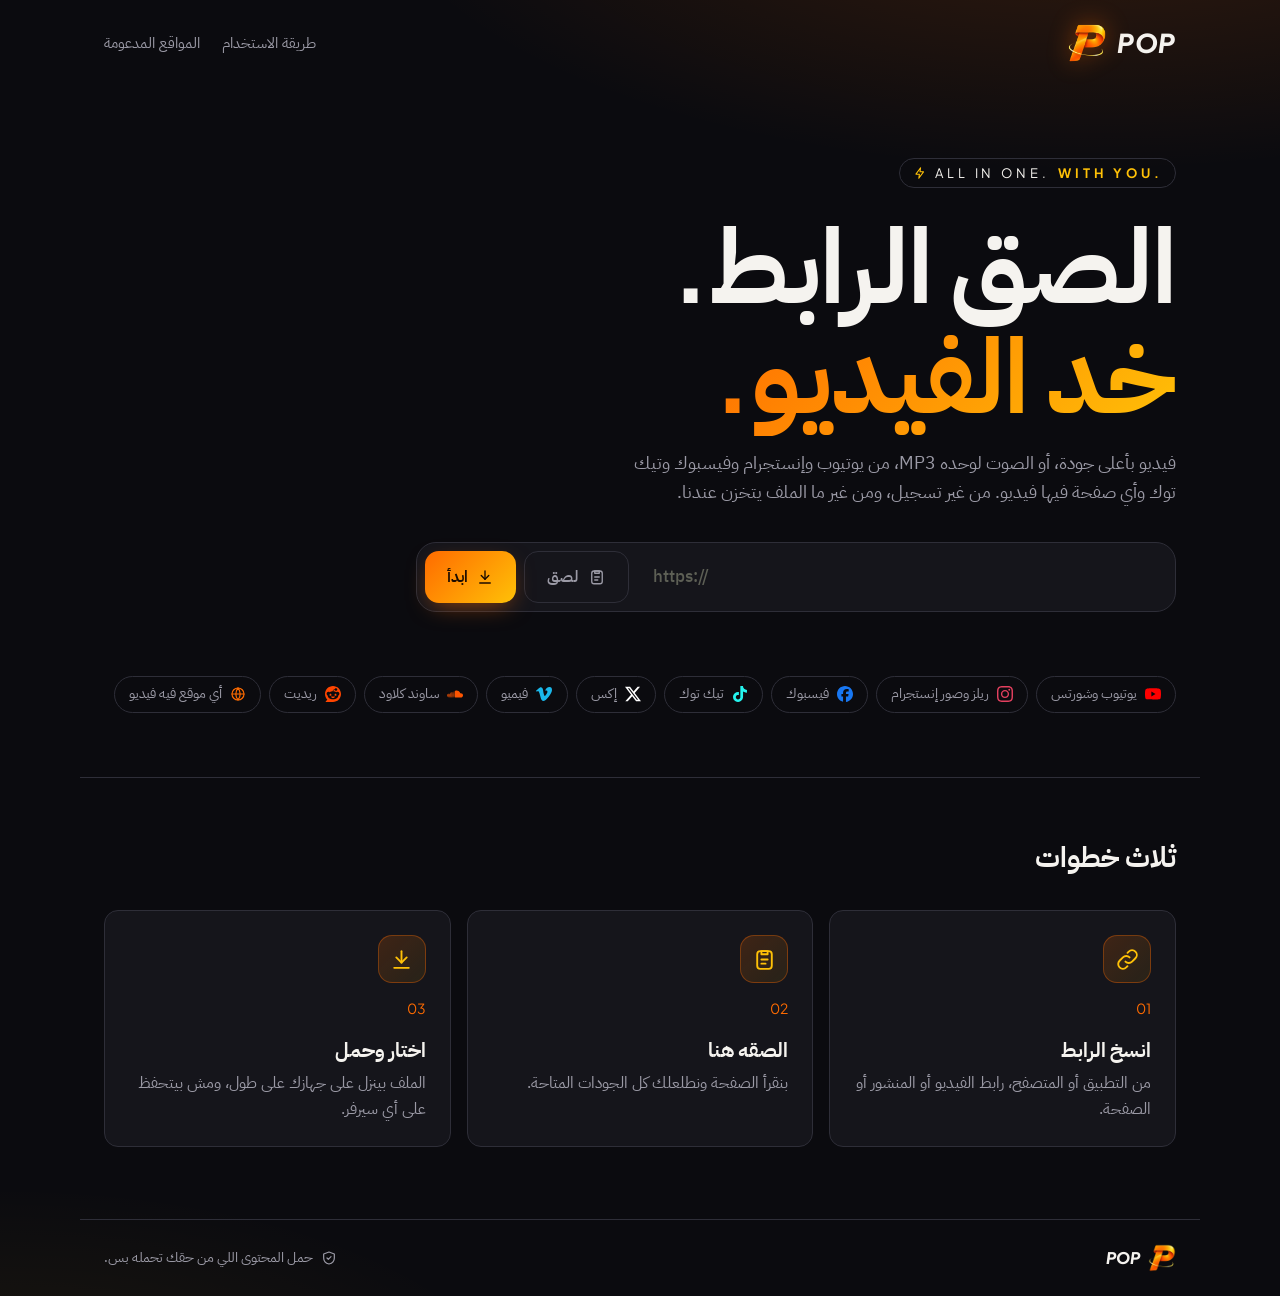
<file: index.html>
<!doctype html>
<html lang="ar" dir="rtl">
<head>
<meta charset="utf-8">
<meta name="viewport" content="width=device-width, initial-scale=1">
<title>POP | حمل أي فيديو برابط واحد</title>
<meta name="description" content="الصق رابط فيديو من يوتيوب أو إنستجرام أو فيسبوك أو أي موقع، وحمله مباشرة على جهازك بدون تسجيل.">
<meta property="og:title" content="POP | حمل أي فيديو برابط واحد">
<meta property="og:description" content="الصق الرابط وخد الفيديو على جهازك مباشرة.">
<meta property="og:type" content="website">
<meta name="twitter:card" content="summary_large_image">
<meta name="theme-color" content="#0b0b0f">
<link rel="preconnect" href="https://fonts.googleapis.com">
<link rel="preconnect" href="https://fonts.gstatic.com" crossorigin>
<link rel="stylesheet" href="https://fonts.googleapis.com/css2?family=IBM+Plex+Sans+Arabic:wght@400;500;600;700&family=Plus+Jakarta+Sans:ital,wght@0,500;0,800;1,800&display=swap">
<link rel="icon" href="img/favicon.png" type="image/png">
<link rel="stylesheet" href="one.css">
</head>
<body>
<header class="bar">
  <a class="logo" href="index.html"><img src="img/logo.png" alt="" width="40" height="40"><span class="word">POP</span></a>
  <nav class="nav">
    <a href="#how">طريقة الاستخدام</a>
    <a href="#sites">المواقع المدعومة</a>
  </nav>
</header>

<main class="hero">
  <p class="kicker"><i class="ic" style="--ic:url(img/icons/bolt.svg)" aria-hidden="true"></i>ALL IN ONE. <b>WITH YOU.</b></p>
  <h1 class="title">الصق الرابط.<br><em>خد الفيديو.</em></h1>
  <p class="lead">فيديو بأعلى جودة، أو الصوت لوحده MP3، من يوتيوب وإنستجرام وفيسبوك وتيك توك وأي صفحة فيها فيديو. من غير تسجيل، ومن غير ما الملف يتخزن عندنا.</p>

  <form id="grab" class="grab" novalidate>
    <label for="link" class="sr">رابط الفيديو</label>
    <input id="link" name="url" type="url" inputmode="url" dir="ltr" placeholder="https://" autocomplete="off" spellcheck="false" required>
    <button type="button" id="paste" class="btn ghost"><i class="ic" style="--ic:url(img/icons/paste.svg)" aria-hidden="true"></i>لصق</button>
    <button type="submit" class="btn go"><i class="ic" style="--ic:url(img/icons/download.svg)" aria-hidden="true"></i>ابدأ</button>
  </form>
  <p id="hint" class="hint" role="alert" aria-live="polite"></p>

  <ul class="sites" id="sites">
    <li class="pf" style="--pf:#FF0000"><i class="ic" style="--ic:url(img/platforms/youtube.svg)" aria-hidden="true"></i>يوتيوب وشورتس</li>
    <li class="pf" style="--pf:#E4405F"><i class="ic" style="--ic:url(img/platforms/instagram.svg)" aria-hidden="true"></i>ريلز وصور إنستجرام</li>
    <li class="pf" style="--pf:#1877F2"><i class="ic" style="--ic:url(img/platforms/facebook.svg)" aria-hidden="true"></i>فيسبوك</li>
    <li class="pf" style="--pf:#25F4EE"><i class="ic" style="--ic:url(img/platforms/tiktok.svg)" aria-hidden="true"></i>تيك توك</li>
    <li class="pf" style="--pf:#FFFFFF"><i class="ic" style="--ic:url(img/platforms/x.svg)" aria-hidden="true"></i>إكس</li>
    <li class="pf" style="--pf:#1AB7EA"><i class="ic" style="--ic:url(img/platforms/vimeo.svg)" aria-hidden="true"></i>فيميو</li>
    <li class="pf" style="--pf:#FF5500"><i class="ic" style="--ic:url(img/platforms/soundcloud.svg)" aria-hidden="true"></i>ساوند كلاود</li>
    <li class="pf" style="--pf:#FF4500"><i class="ic" style="--ic:url(img/platforms/reddit.svg)" aria-hidden="true"></i>ريديت</li>
    <li><i class="ic" style="--ic:url(img/icons/globe.svg)" aria-hidden="true"></i>أي موقع فيه فيديو</li>
  </ul>
</main>

<section id="how" class="steps">
  <h2 class="steps-title">ثلاث خطوات</h2>
  <ol class="steps-list">
    <li><span class="step-ic"><i class="ic" style="--ic:url(img/icons/link.svg)" aria-hidden="true"></i></span><span class="num">01</span><h3>انسخ الرابط</h3><p>من التطبيق أو المتصفح، رابط الفيديو أو المنشور أو الصفحة.</p></li>
    <li><span class="step-ic"><i class="ic" style="--ic:url(img/icons/paste.svg)" aria-hidden="true"></i></span><span class="num">02</span><h3>الصقه هنا</h3><p>بنقرأ الصفحة ونطلعلك كل الجودات المتاحة.</p></li>
    <li><span class="step-ic"><i class="ic" style="--ic:url(img/icons/download.svg)" aria-hidden="true"></i></span><span class="num">03</span><h3>اختار وحمل</h3><p>الملف بينزل على جهازك على طول، ومش بيتحفظ على أي سيرفر.</p></li>
  </ol>
</section>

<footer class="foot">
  <p class="foot-brand"><img src="img/logo.png" alt="" width="28" height="28">POP</p>
  <p class="muted"><i class="ic" style="--ic:url(img/icons/shield.svg)" aria-hidden="true"></i>حمل المحتوى اللي من حقك تحمله بس.</p>
</footer>

<script src="config.js"></script>
<script src="one.js"></script>
</body>
</html>
</file>
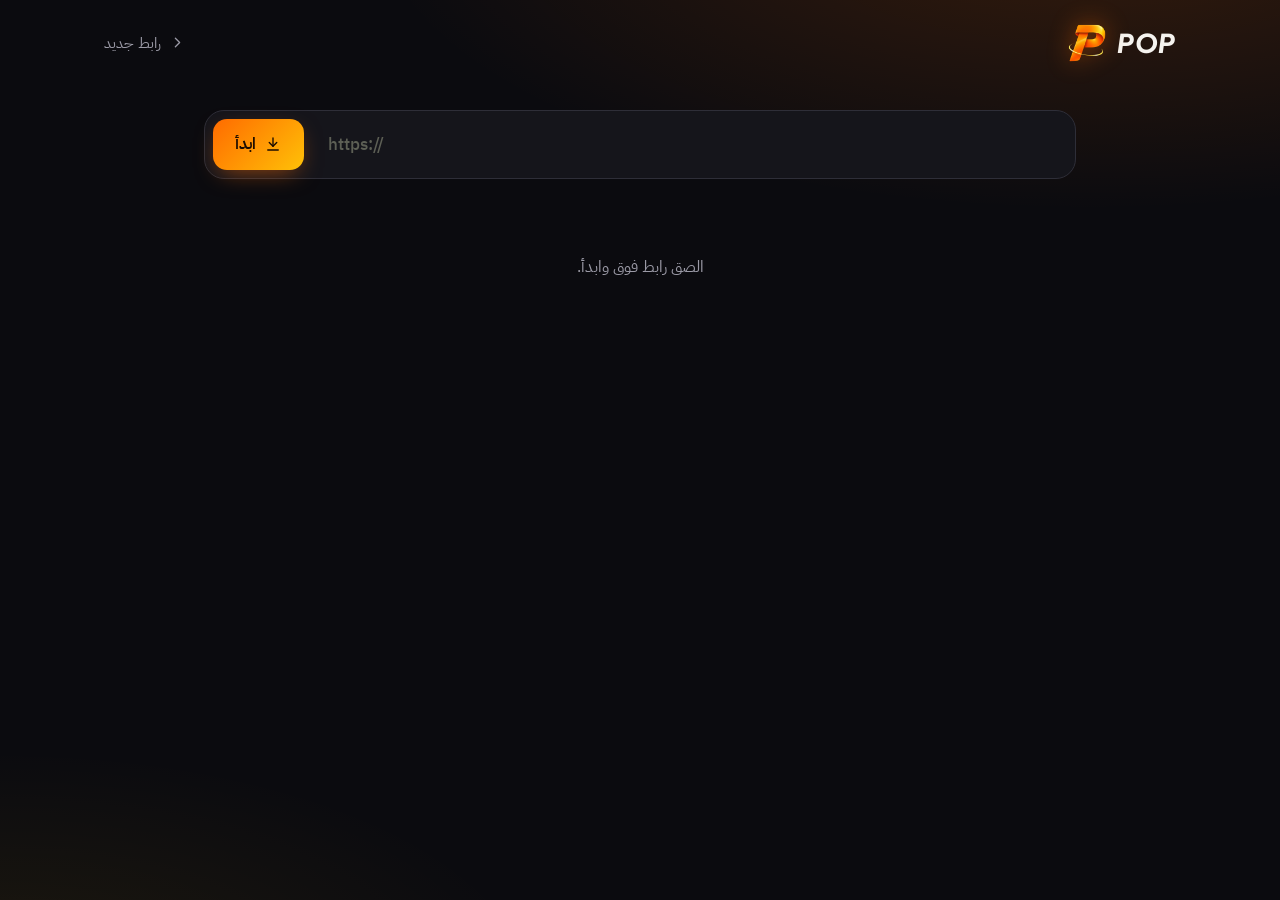
<file: main/main.html>
<!doctype html>
<html lang="ar" dir="rtl">
<head>
<meta charset="utf-8">
<meta name="viewport" content="width=device-width, initial-scale=1">
<title>POP | جودات التحميل</title>
<meta name="description" content="اختار الجودة اللي تناسبك وحمل الفيديو على جهازك مباشرة.">
<meta property="og:title" content="POP | جودات التحميل">
<meta property="og:description" content="اختار الجودة وحمل الفيديو على جهازك مباشرة.">
<meta property="og:type" content="website">
<meta name="twitter:card" content="summary_large_image">
<meta name="robots" content="noindex">
<meta name="theme-color" content="#0b0b0f">
<link rel="preconnect" href="https://fonts.googleapis.com">
<link rel="preconnect" href="https://fonts.gstatic.com" crossorigin>
<link rel="stylesheet" href="https://fonts.googleapis.com/css2?family=IBM+Plex+Sans+Arabic:wght@400;500;600;700&family=Plus+Jakarta+Sans:ital,wght@0,500;0,800;1,800&display=swap">
<link rel="icon" href="../img/favicon.png" type="image/png">
<link rel="stylesheet" href="../one.css">
<link rel="stylesheet" href="main.css">
</head>
<body>
<header class="bar">
  <a class="logo" href="../index.html"><img src="../img/logo.png" alt="" width="40" height="40"><span class="word">POP</span></a>
  <a class="back" href="../index.html"><i class="ic" style="--ic:url(../img/icons/back.svg)" aria-hidden="true"></i>رابط جديد</a>
</header>

<main class="page">
  <form id="grab" class="grab" novalidate>
    <label for="link" class="sr">رابط الفيديو</label>
    <input id="link" name="url" type="url" inputmode="url" dir="ltr" placeholder="https://" autocomplete="off" spellcheck="false" required>
    <button type="submit" id="go" class="btn go"><i class="ic" style="--ic:url(../img/icons/download.svg)" aria-hidden="true"></i>ابدأ</button>
  </form>

  <section id="state" class="state" aria-live="polite"></section>
</main>

<script src="../config.js"></script>
<script src="app.js"></script>
</body>
</html>
</file>
<file: one.css>
:root {
  --ink: #0b0b0f;
  --ink-2: #15151b;
  --line: #2e2e38;
  --paper: #f5f3ef;
  --muted: #9b9aa6;
  --acid: #ff6b00;
  --acid-2: #ffc107;
  --gold: #ffd700;
  --acid-ink: #1a0b00;
  --glow: linear-gradient(135deg, #ff6b00, #ffc107);
  --danger: #ff5a4a;
  --radius: 14px;
  --display: "Plus Jakarta Sans", "IBM Plex Sans Arabic", system-ui, sans-serif;
  --body: "IBM Plex Sans Arabic", "Plus Jakarta Sans", system-ui, sans-serif;
}

* {
  box-sizing: border-box;
}

html {
  scroll-behavior: smooth;
}

body {
  margin: 0;
  min-height: 100vh;
  background:
    radial-gradient(1200px 500px at 85% -10%, rgba(255, 107, 0, 0.18), transparent 60%),
    radial-gradient(900px 400px at 0% 110%, rgba(255, 193, 7, 0.08), transparent 60%),
    var(--ink);
  color: var(--paper);
  font-family: var(--body);
  font-size: 16px;
  line-height: 1.6;
  -webkit-font-smoothing: antialiased;
}

a {
  color: inherit;
}

.sr {
  position: absolute;
  width: 1px;
  height: 1px;
  overflow: hidden;
  clip: rect(0 0 0 0);
  white-space: nowrap;
}

.bar {
  display: flex;
  align-items: center;
  justify-content: space-between;
  gap: 16px;
  max-width: 1120px;
  margin: 0 auto;
  padding: 22px 24px;
}

.logo {
  font-family: var(--display);
  font-weight: 700;
  font-size: 26px;
  letter-spacing: 0.02em;
  text-decoration: none;
  direction: ltr;
}

.logo {
  display: inline-flex;
  align-items: center;
  gap: 10px;
}

.logo img {
  display: block;
  filter: drop-shadow(0 0 12px rgba(255, 107, 0, 0.45));
}

.word {
  font-style: italic;
  font-weight: 800;
}

.nav {
  display: flex;
  gap: 22px;
}

.nav a {
  color: var(--muted);
  text-decoration: none;
  font-size: 15px;
  transition: color 0.2s;
}

.nav a:hover {
  color: var(--paper);
}

.hero {
  max-width: 1120px;
  margin: 0 auto;
  padding: 72px 24px 64px;
}

.kicker {
  display: inline-block;
  margin: 0 0 18px;
  padding: 4px 12px;
  border: 1px solid var(--line);
  border-radius: 999px;
  color: var(--paper);
  font-family: "Plus Jakarta Sans", sans-serif;
  font-size: 13px;
  letter-spacing: 0.3em;
  direction: ltr;
}

.kicker b {
  color: var(--acid-2);
}

.title {
  margin: 0;
  font-family: var(--display);
  font-weight: 700;
  font-size: clamp(44px, 9vw, 104px);
  line-height: 1.05;
  letter-spacing: -0.01em;
}

.title em {
  font-style: normal;
  background: var(--glow);
  -webkit-background-clip: text;
  background-clip: text;
  color: transparent;
}

.lead {
  max-width: 560px;
  margin: 24px 0 36px;
  color: var(--muted);
  font-size: 18px;
}

.grab {
  display: flex;
  gap: 8px;
  max-width: 760px;
  padding: 8px;
  background: var(--ink-2);
  border: 1px solid var(--line);
  border-radius: calc(var(--radius) + 6px);
  transition: border-color 0.2s, box-shadow 0.2s;
}

.grab:focus-within {
  border-color: var(--acid);
  box-shadow: 0 0 0 4px rgba(255, 107, 0, 0.18);
}

.grab input {
  flex: 1;
  min-width: 0;
  padding: 14px 16px;
  background: transparent;
  border: 0;
  outline: 0;
  color: var(--paper);
  font: 500 17px/1.4 var(--body);
  text-align: left;
}

.grab input::placeholder {
  color: #5d5f55;
}

.btn {
  flex: none;
  padding: 0 22px;
  min-height: 50px;
  border: 0;
  border-radius: var(--radius);
  font: 600 16px/1 var(--body);
  cursor: pointer;
  transition: transform 0.15s, background 0.2s, color 0.2s;
}

.btn:active {
  transform: scale(0.97);
}

.btn:disabled {
  opacity: 0.6;
  cursor: progress;
}

.go {
  background: var(--glow);
  box-shadow: 0 8px 24px -8px rgba(255, 107, 0, 0.6);
  color: var(--acid-ink);
}

.go:hover {
  filter: brightness(1.08);
}

.ghost {
  background: transparent;
  color: var(--muted);
  border: 1px solid var(--line);
}

.ghost:hover {
  color: var(--paper);
  border-color: #44483c;
}

.hint {
  min-height: 24px;
  margin: 12px 4px 0;
  color: var(--danger);
  font-size: 15px;
}

.sites {
  display: flex;
  flex-wrap: wrap;
  gap: 8px;
  margin: 28px 0 0;
  padding: 0;
  list-style: none;
}

.sites li {
  padding: 6px 14px;
  border: 1px solid var(--line);
  border-radius: 999px;
  color: var(--muted);
  font-size: 14px;
}

.steps {
  max-width: 1120px;
  margin: 0 auto;
  padding: 56px 24px 72px;
  border-top: 1px solid var(--line);
}

.steps-title {
  margin: 0 0 32px;
  font-family: var(--display);
  font-size: 28px;
}

.steps-list {
  display: grid;
  grid-template-columns: repeat(3, 1fr);
  gap: 16px;
  margin: 0;
  padding: 0;
  list-style: none;
}

.steps-list li {
  padding: 24px;
  background: var(--ink-2);
  border: 1px solid var(--line);
  border-radius: var(--radius);
}

.num {
  font-family: var(--display);
  color: var(--acid);
  font-size: 14px;
}

.steps-list h3 {
  margin: 10px 0 6px;
  font-family: var(--display);
  font-size: 20px;
}

.steps-list p {
  margin: 0;
  color: var(--muted);
}

.foot {
  display: flex;
  justify-content: space-between;
  gap: 16px;
  max-width: 1120px;
  margin: 0 auto;
  padding: 24px;
  border-top: 1px solid var(--line);
  font-family: var(--display);
}

.foot p {
  margin: 0;
}

.foot-brand {
  display: inline-flex;
  align-items: center;
  gap: 8px;
  font-style: italic;
  font-weight: 800;
}

.muted {
  color: var(--muted);
  font-family: var(--body);
  font-size: 14px;
}

@media (max-width: 720px) {
  .nav {
    display: none;
  }

  .hero {
    padding-top: 40px;
  }

  .grab {
    flex-wrap: wrap;
  }

  .grab input {
    flex-basis: 100%;
  }

  .grab .btn {
    flex: 1;
  }

  .steps-list {
    grid-template-columns: 1fr;
  }

  .foot {
    flex-direction: column;
  }
}

.ic {
  display: inline-block;
  flex: none;
  width: 1.15em;
  height: 1.15em;
  background: currentColor;
  -webkit-mask: var(--ic) center / contain no-repeat;
  mask: var(--ic) center / contain no-repeat;
  vertical-align: -0.2em;
}

.btn,
.sites li,
.kicker,
.muted,
.back,
.dl {
  display: inline-flex;
  align-items: center;
  justify-content: center;
  gap: 8px;
}

.kicker .ic {
  color: var(--acid-2);
}

.sites li .ic {
  color: var(--acid);
}

.step-ic {
  display: grid;
  place-items: center;
  width: 48px;
  height: 48px;
  margin-bottom: 14px;
  border-radius: 14px;
  background: linear-gradient(135deg, rgba(255, 107, 0, 0.18), rgba(255, 193, 7, 0.08));
  border: 1px solid rgba(255, 107, 0, 0.35);
  color: var(--acid-2);
  font-size: 22px;
}

.sites li.pf .ic {
  color: var(--pf);
}

.sites li.pf:hover {
  border-color: var(--pf);
  color: var(--text, #fff);
}
</file>
<file: main/main.css>
.back {
  color: var(--muted);
  text-decoration: none;
  font-size: 15px;
}

.back:hover {
  color: var(--paper);
}

.page {
  max-width: 920px;
  margin: 0 auto;
  padding: 24px 24px 80px;
}

.page .grab {
  max-width: none;
}

.state {
  margin-top: 28px;
}

.card {
  display: grid;
  grid-template-columns: 300px 1fr;
  gap: 28px;
  padding: 20px;
  background: var(--ink-2);
  border: 1px solid var(--line);
  border-radius: calc(var(--radius) + 6px);
}

.thumb {
  position: relative;
  aspect-ratio: 16 / 10;
  overflow: hidden;
  background: #1b1b22;
  border-radius: var(--radius);
}

.thumb img {
  width: 100%;
  height: 100%;
  object-fit: cover;
  display: block;
}

.badge {
  position: absolute;
  bottom: 10px;
  left: 10px;
  padding: 2px 8px;
  background: rgba(11, 11, 15, 0.85);
  border-radius: 6px;
  font-size: 13px;
  direction: ltr;
}

.meta h1 {
  margin: 0 0 6px;
  font-family: var(--display);
  font-size: 24px;
  line-height: 1.35;
  word-break: break-word;
}

.platform {
  margin: 0 0 18px;
  color: var(--acid);
  font-size: 14px;
}

.list {
  display: flex;
  flex-direction: column;
  gap: 8px;
  margin: 0;
  padding: 0;
  list-style: none;
}

.row {
  display: flex;
  align-items: center;
  justify-content: space-between;
  gap: 12px;
  padding: 12px 14px;
  border: 1px solid var(--line);
  border-radius: var(--radius);
}

.row-info {
  display: flex;
  flex-direction: column;
  min-width: 0;
}

.row-title {
  font-weight: 600;
}

.row-sub {
  color: var(--muted);
  font-size: 13px;
}

.dl {
  flex: none;
  display: inline-flex;
  align-items: center;
  padding: 10px 18px;
  background: var(--glow);
  color: var(--acid-ink);
  border-radius: 10px;
  font-weight: 600;
  text-decoration: none;
  transition: background 0.2s;
}

.dl:hover {
  filter: brightness(1.08);
}

.dl.soft {
  background: transparent;
  color: var(--paper);
  border: 1px solid var(--line);
}

.dl.soft:hover {
  filter: none;
  border-color: var(--acid);
}

.note {
  margin: 16px 0 0;
  color: var(--muted);
  font-size: 13px;
}

.skeleton {
  pointer-events: none;
}

.shimmer {
  background: linear-gradient(90deg, #1a1a21 0%, #2a2430 45%, #33241a 55%, #1a1a21 100%);
  background-size: 200% 100%;
  animation: shimmer 1.2s infinite linear;
  border-radius: 10px;
}

.line {
  height: 18px;
  margin-bottom: 12px;
}

.line.w60 {
  width: 60%;
}

.line.w40 {
  width: 40%;
}

.line.tall {
  height: 48px;
}

@keyframes shimmer {
  from {
    background-position: 200% 0;
  }
  to {
    background-position: -200% 0;
  }
}

.error {
  padding: 28px;
  background: var(--ink-2);
  border: 1px solid #4a2420;
  border-radius: calc(var(--radius) + 6px);
}

.error h2 {
  margin: 0 0 8px;
  font-family: var(--display);
  font-size: 22px;
  color: var(--danger);
}

.error p {
  margin: 0;
  color: var(--muted);
}

.empty {
  color: var(--muted);
  text-align: center;
  padding: 48px 0;
}

@media (max-width: 720px) {
  .card {
    grid-template-columns: 1fr;
  }

  .row {
    flex-wrap: wrap;
  }

  .dl {
    width: 100%;
    justify-content: center;
  }
}

.loader {
  display: flex;
  align-items: center;
  gap: 14px;
  margin-bottom: 16px;
  color: var(--muted);
  font-size: 15px;
}

.orbit {
  position: relative;
  width: 44px;
  height: 44px;
  flex: none;
}

.orbit img {
  position: absolute;
  inset: 8px;
  width: 28px;
  height: 28px;
  animation: pulse 1.6s ease-in-out infinite;
}

.orbit::before {
  content: "";
  position: absolute;
  inset: 0;
  border-radius: 50%;
  border: 2px solid transparent;
  border-top-color: var(--acid);
  border-right-color: var(--acid-2);
  animation: spin 0.9s linear infinite;
}

.thumb .orbit {
  position: absolute;
  top: 50%;
  left: 50%;
  margin: -22px 0 0 -22px;
}

@keyframes spin {
  to {
    transform: rotate(360deg);
  }
}

@keyframes pulse {
  50% {
    opacity: 0.55;
    transform: scale(0.9);
  }
}

@media (prefers-reduced-motion: reduce) {
  .orbit::before,
  .orbit img,
  .shimmer {
    animation-duration: 3s;
  }
}

.platform {
  display: inline-flex;
  align-items: center;
  gap: 8px;
}

.platform .ic {
  color: var(--pf, currentColor);
  width: 1.3em;
  height: 1.3em;
}
</file>
